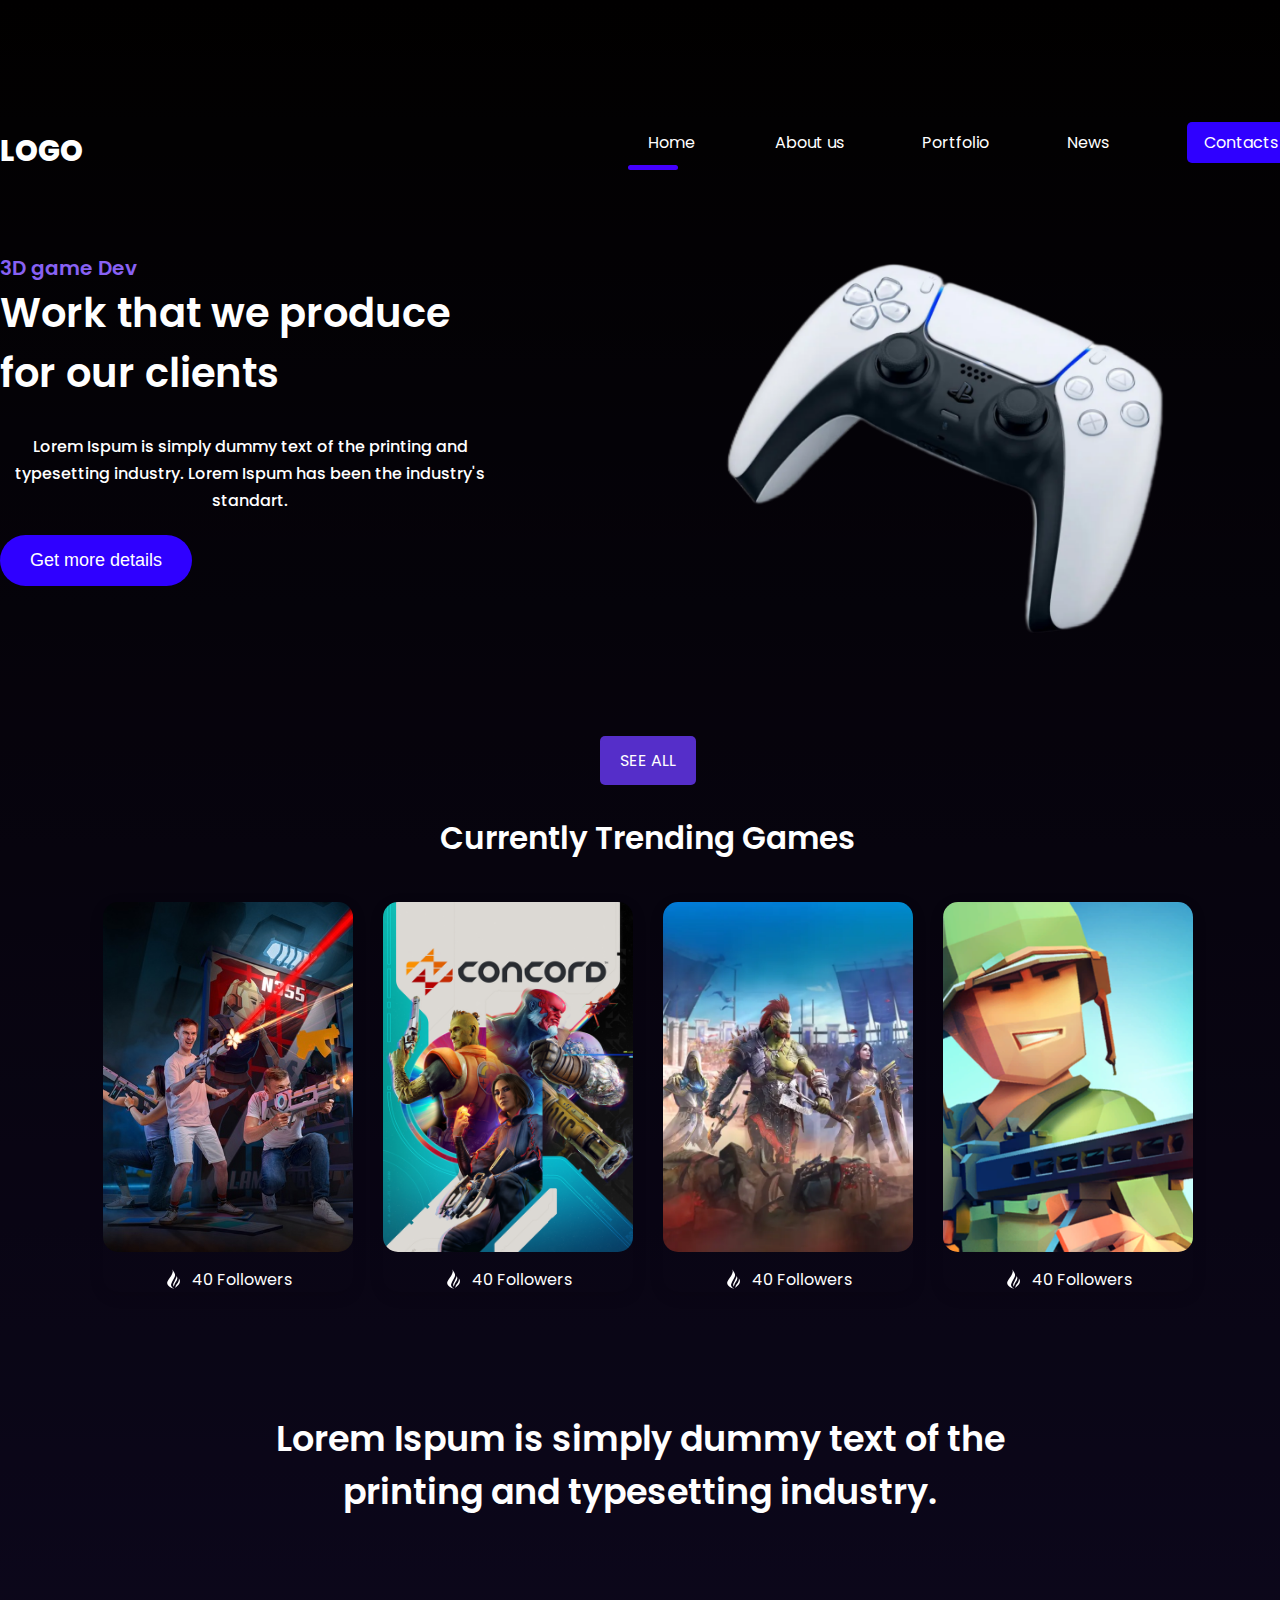
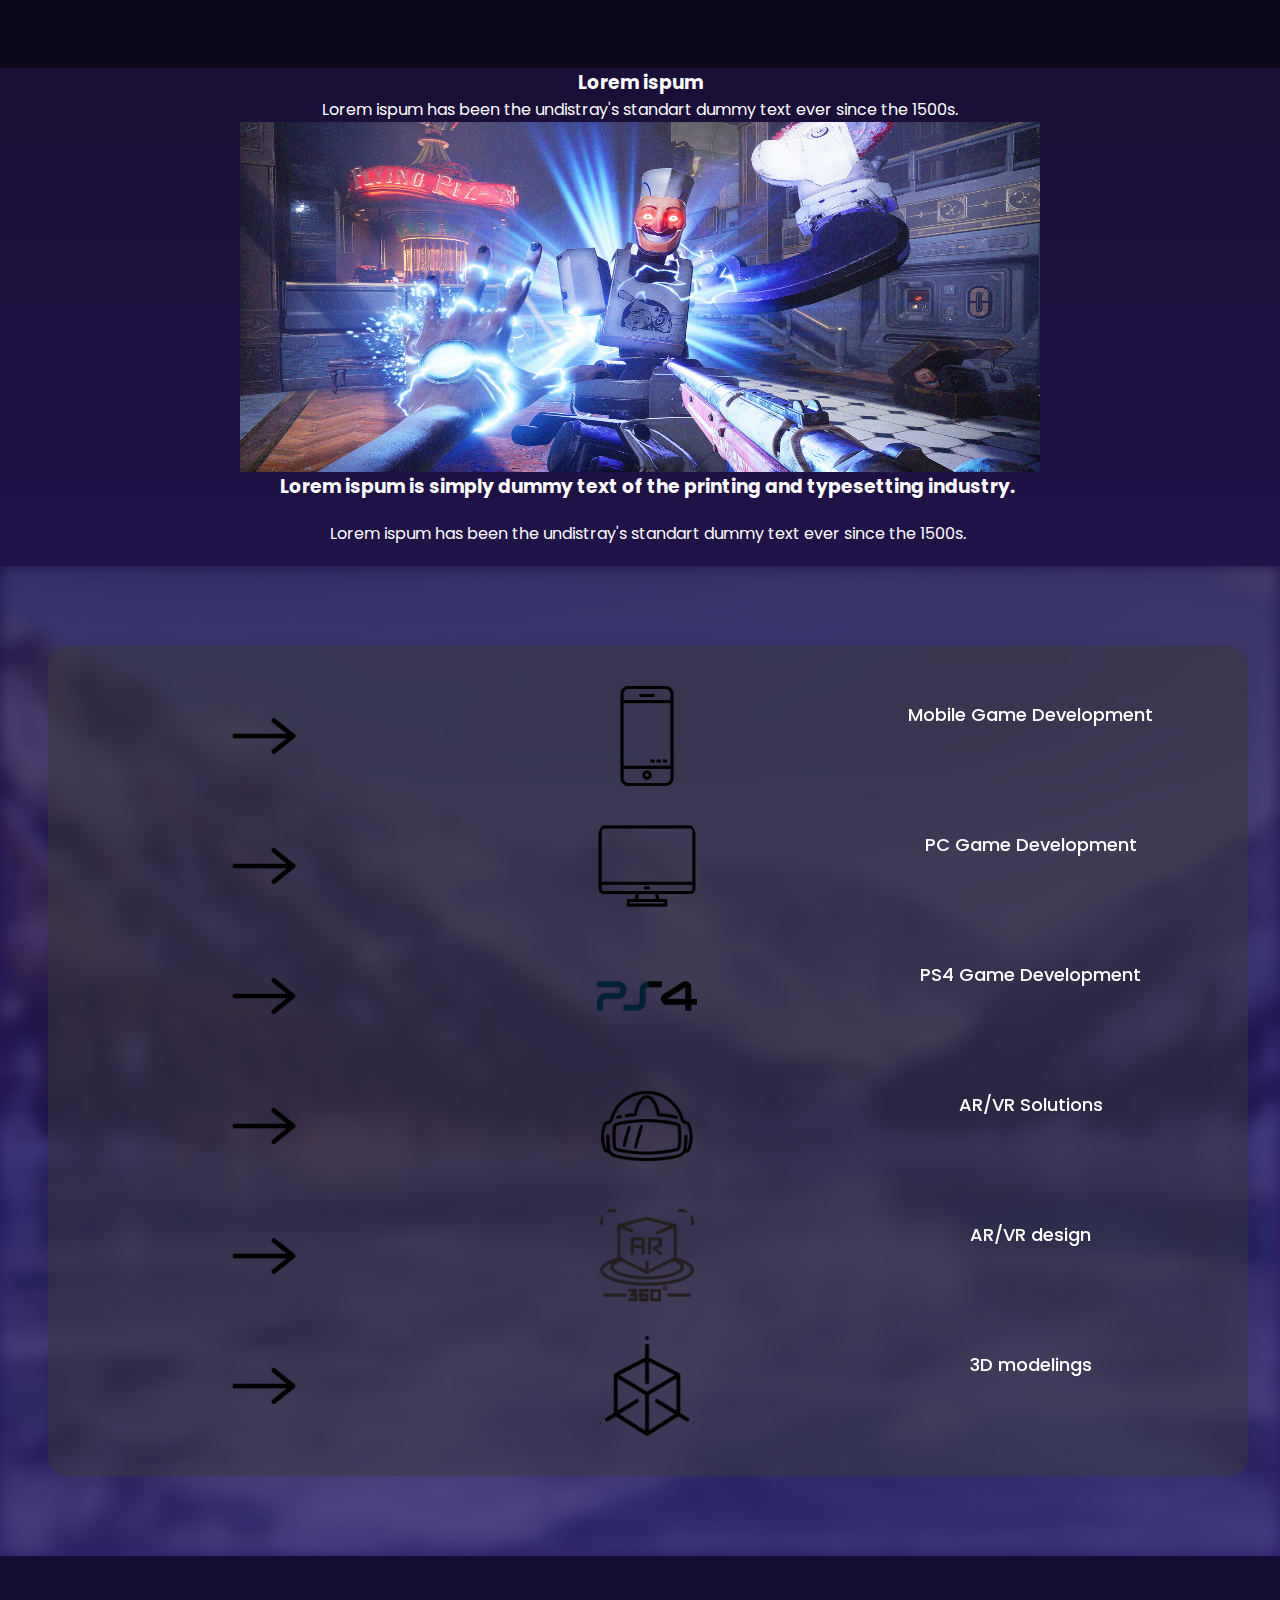
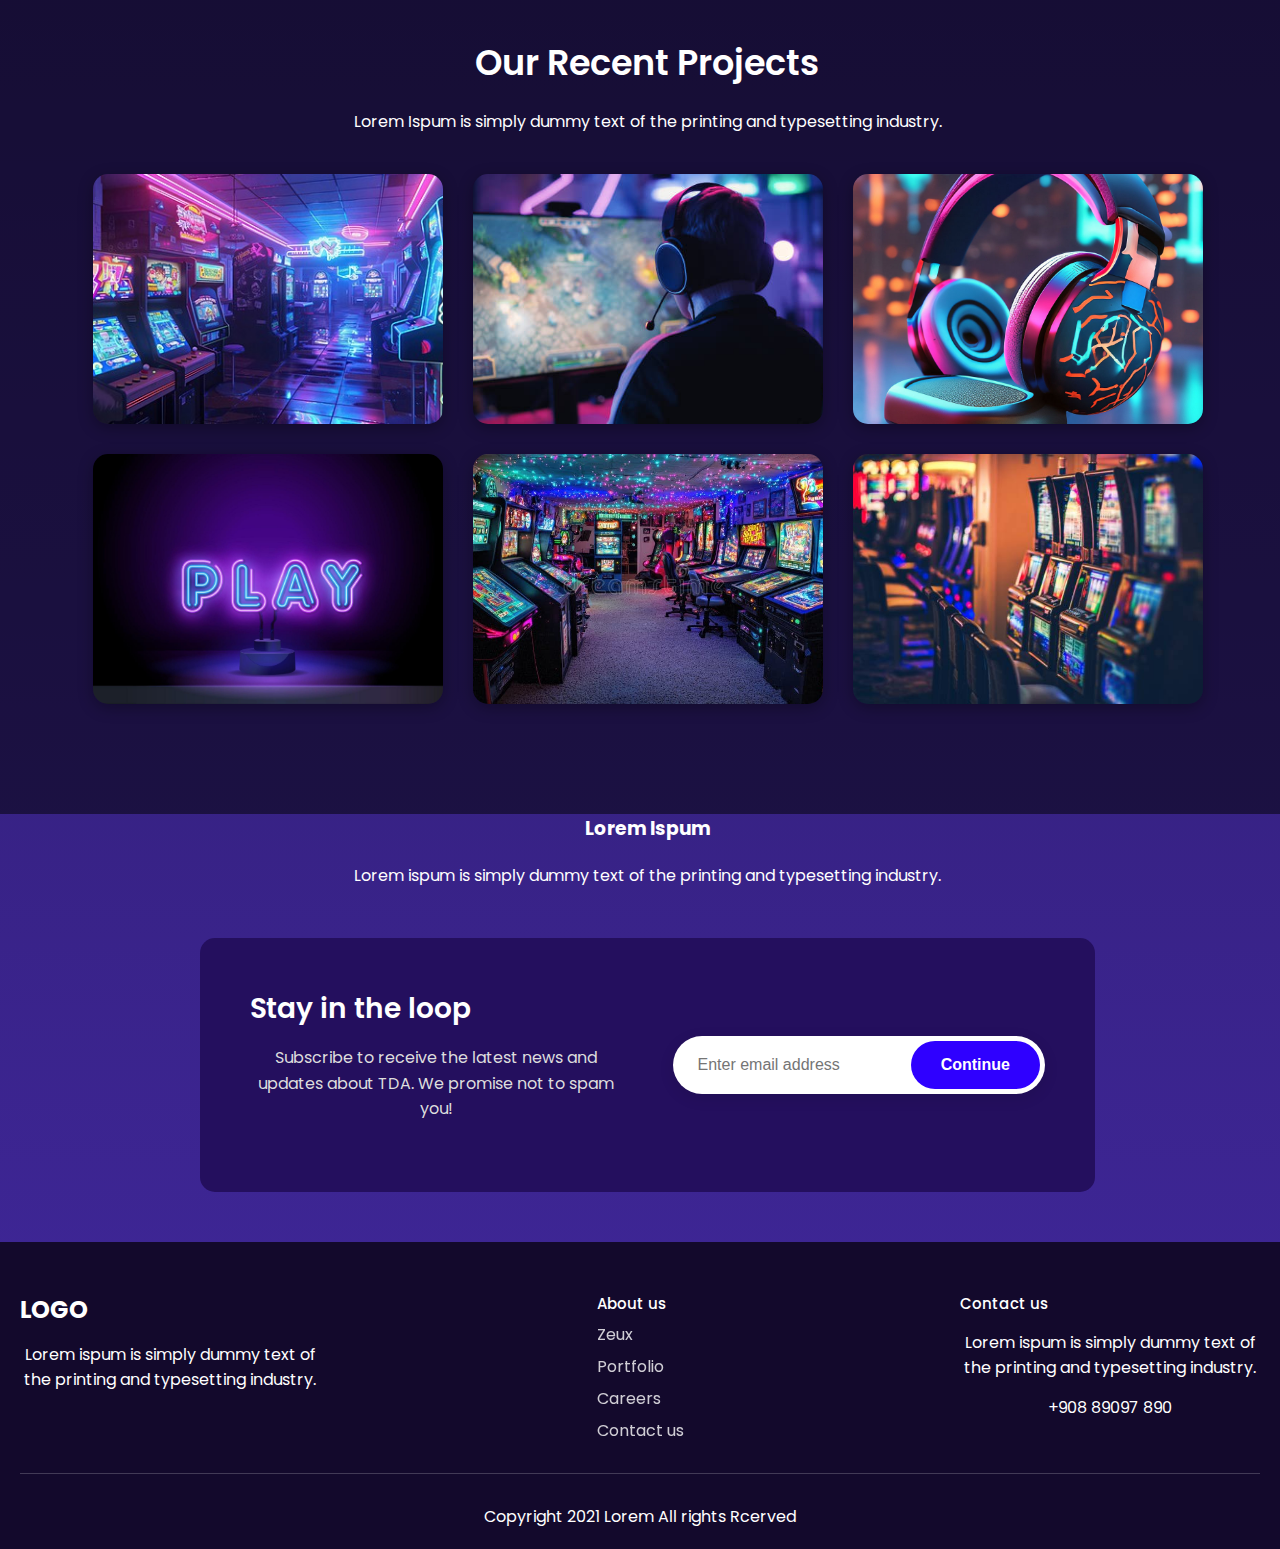
<file: index.html>
<!DOCTYPE html>
<html lang="en">
<head>
    <meta charset="UTF-8">
    <meta name="viewport" content="width=device-width, initial-scale=1.0">
    <title>saitshurika</title>
    <link rel="stylesheet" href="css/shurik.css">
    <link rel="preconnect" href="https://fonts.googleapis.com">
<link rel="preconnect" href="https://fonts.gstatic.com" crossorigin>
<link href="https://fonts.googleapis.com/css2?family=Poppins:ital,wght@0,100;0,200;0,300;0,400;0,500;0,600;0,700;0,800;0,900;1,100;1,200;1,300;1,400;1,500;1,600;1,700;1,800;1,900&display=swap" rel="stylesheet">
</head>
<body>
    <div class="wrapper">
    <header class="container">
        <a class="logo" href="index.html">Logo</a>
        <nav>
            <ul>
                <li class="active"><a href="/">Home</a></li>
                <li><a href="about.html">About us</a></li>
                <li><a href="#">Portfolio</a></li>
                <li><a href="#">News</a></li>
                <li class="btn"><a href="contacts.html">Contacts</a></li>
            </ul>
        </nav>
    </header>

    <div class="hero container">
        <div class="hero--info">
            <h2>3D game Dev</h2>
            <h1>Work that we produce for our clients</h1>
            <p>Lorem Ispum is simply dummy text of the printing and typesetting industry. Lorem Ispum has been the industry's standart.</p>
            <button class="btn">Get more details</button>
        </div>
        <img src="img/i.png" style="width: 700px;">
   </div>

     <div class="div container trending">
        <a href="#" class="see-all">SEE ALL</a>
        <h3>Currently Trending Games</h3>

        <div class="games">
            <div class="block">
                <img src="img/9btr-vona5I.jpg" alt="">
                <span><img src="img/fire.svg" alt="">40 Followers</span>
            </div>
            <div class="block">
                <img src="img/game..png" alt="">
                <span><img src="img/fire.svg" alt="">40 Followers</span>
            </div>
            <div class="block">
                <img src="img/game.3.webp" alt="">
                <span><img src="img/fire.svg" alt="">40 Followers</span>
            </div>
            <div class="block">
                <img src="img/game.4.png" alt="">
                <span><img src="img/fire.svg" alt="">40 Followers</span>
            </div>
        </div>
     </div>
     <div class="container big-text">
     <p>Lorem Ispum is simply dummy text of the printing and typesetting industry.</p>
    </div>
    </div>

    <div class="container-banner">
    <h3>Lorem ispum</h3>
    <p>Lorem ispum has been the undistray's standart dummy text ever since the 1500s.</p>
    <img src="img/gameplay.jpeg">
</div>


    <div class="container">
        <h3>Lorem ispum is simply dummy text of the printing and typesetting industry.</h3>
        <p>Lorem ispum has been the undistray's standart dummy text ever since the 1500s.</p>
    </div>

        <div class="features">
    <div class="container">
        <div class="features-content">
            <div class="block">
                <img src="img/ctrelka.png" alt="">
                <img src="img/phone.png" alt="">
                <p>Mobile Game Development</p>
                <img src="img/ctrelka.png">
                <img src="img/PC.png" alt="">
                <p>PC Game Development</p>
                <img src="img/ctrelka.png" alt="">
                <img src="img/ps4png.png" alt="">
                <p>PS4 Game Development</p>
                <img src="img/ctrelka.png" alt="">
                <img src="img/viar.png" alt="">
                <p>AR/VR Solutions</p>
                <img src="img/ctrelka.png" alt="">
                <img src="img/AR VIAR desing.png" alt="">
                <p>AR/VR design</p>
                <img src="img/ctrelka.png" alt="">
                <img src="img/3D.png" alt="">
                <p>3D modelings</p>
            </div>
        </div>
    </div>
</div>
            <div class="div wrapper">
                <div class=" container projects">
                    <h3>Our Recent Projects</h3>
                    <p>Lorem Ispum is simply dummy text of the printing and typesetting industry.</p>
                    <div class="images">
                        <img src="img/gameclub.jpeg" alt="">
                        <img src="img/gamer.jpeg" alt="">
                        <img src="img/nayshniki.jpeg" alt="">
                    </div>
                    <div class="images">
                        <img src="img/play.projector.jpeg" alt="">
                        <img src="img/playroom.jpeg" alt="">
                        <img src="img/avtomat.jpg" alt="">
                    </div>
                
                </div>
            </div>

            <div class="container email">
                <h3>Lorem Ispum</h3>
                <p>Lorem ispum is simply dummy text of the printing and typesetting industry.</p>
                <div class="email-container">
                   <div class="email-content">
                      <h4>Stay in the loop</h4>
                      <p>Subscribe to receive the latest news and updates about TDA.
                       We promise not to spam you!</p>
                   </div>
                   <div class="email-input">
                      <input type="email" id="emailField" placeholder="Enter email address" maxlength="20">
                      <button onclick="checkEmail()" class="orange-btn">Continue</button>
                   </div>
                </div>
            </div>
            

             <footer>
                <div class="blocks container">
                    <div>
                        <span class="logo">LOGO</span>
                        <p>Lorem ispum is simply dummy text of the printing and typesetting industry.</p>
                    </div>
                <div>
                    <h4>About us</h4>
                    <ul>
                        <li>Zeux
                        <li>Portfolio</li>
                        <li>Careers</li>
                        <li>Contact us</li>
                    </ul>
                  </div>
                  <div>
                    <h4>Contact us</h4>
                    <p>Lorem ispum is simply dummy text of the printing and typesetting industry.</p>
                    <p>+908 89097 890</p>
                  </div>
                </div>
                <hr>
                <p>Copyright 2021 Lorem All rights Rcerved</p>
            </footer>
            <script src="script.js"></script>
</body>
</html>
</file>
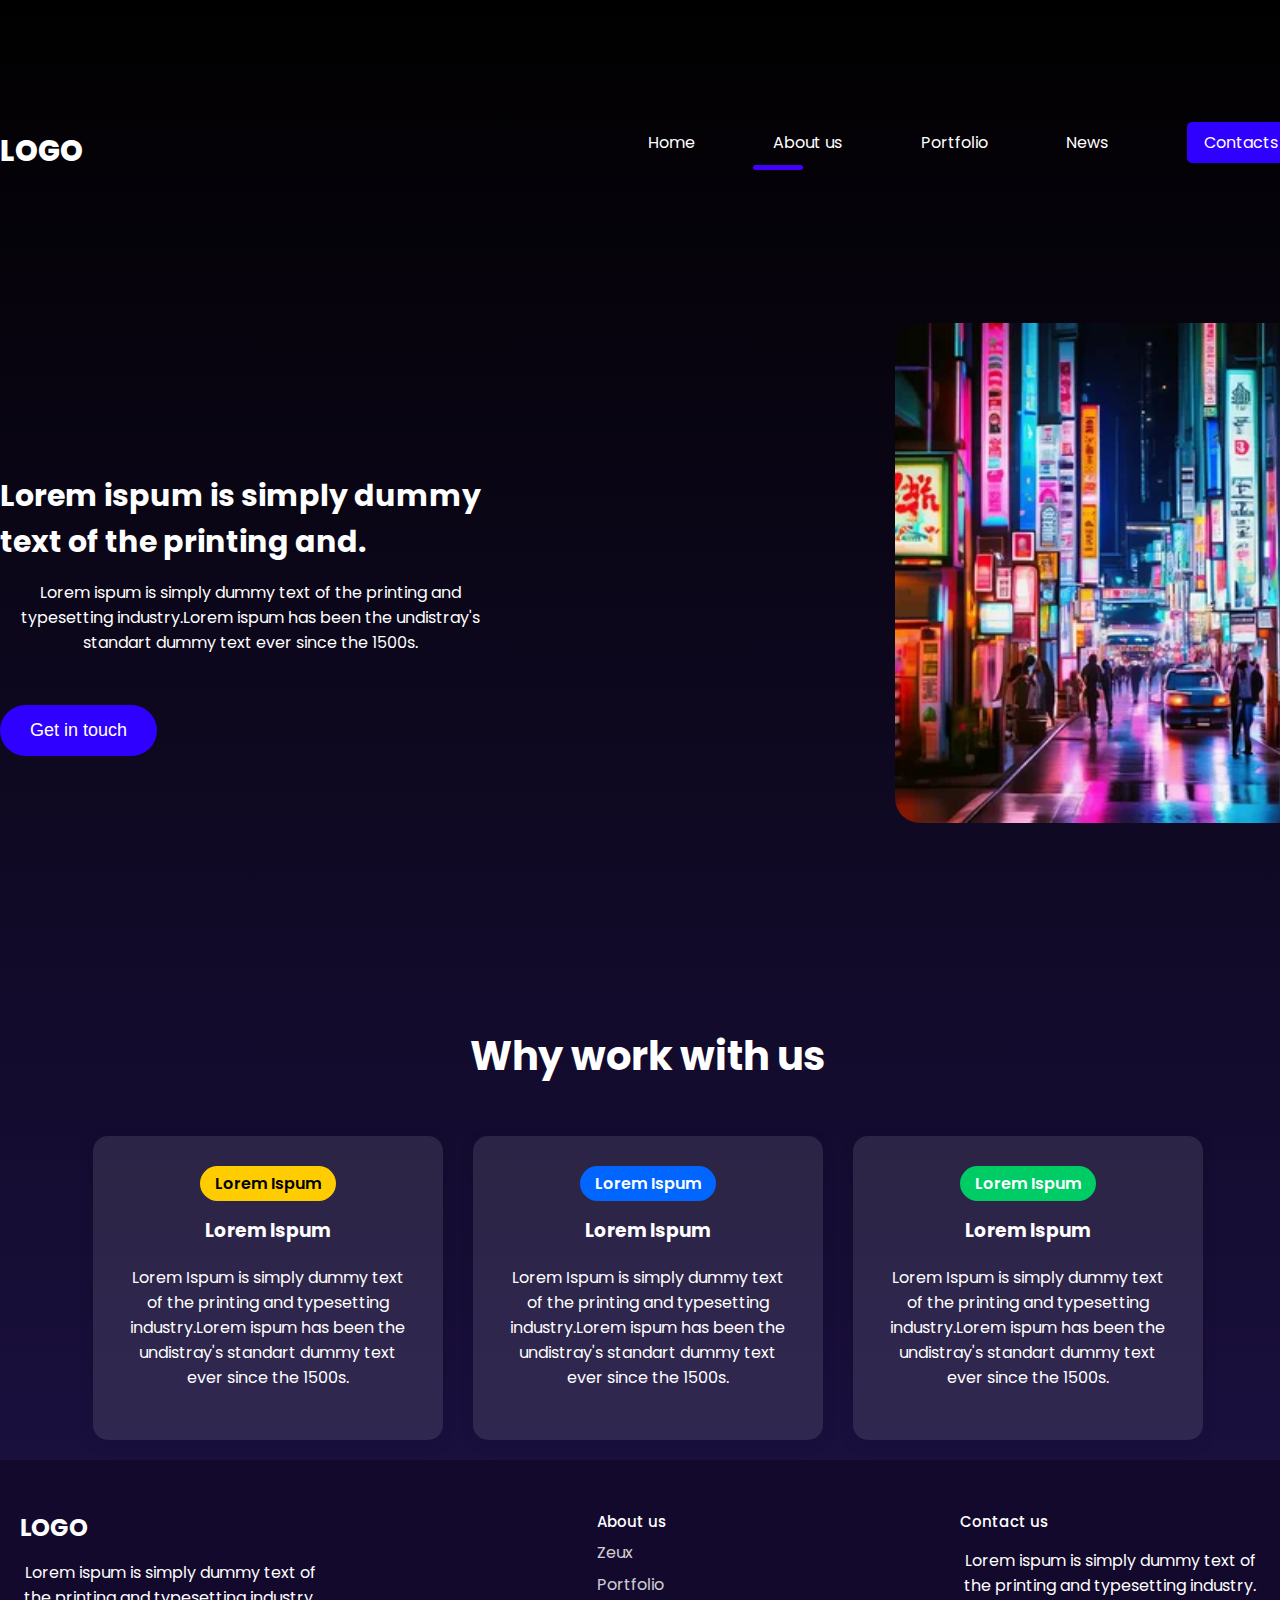
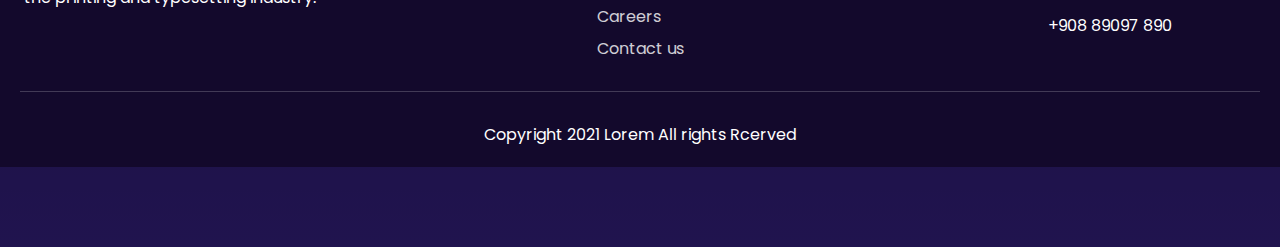
<file: about.html>
<!DOCTYPE html>
<html lang="en">
<head>
    <meta charset="UTF-8">
    <meta name="viewport" content="width=device-width, initial-scale=1.0">
    <title>saitshurika</title>
    <link rel="stylesheet" href="css/shurik.css">
    <link rel="preconnect" href="https://fonts.googleapis.com">
<link rel="preconnect" href="https://fonts.gstatic.com" crossorigin>
<link href="https://fonts.googleapis.com/css2?family=Poppins:ital,wght@0,100;0,200;0,300;0,400;0,500;0,600;0,700;0,800;0,900;1,100;1,200;1,300;1,400;1,500;1,600;1,700;1,800;1,900&display=swap" rel="stylesheet">
</head>
<body>
    <div class="wrapper">
    <header class="container">
        <a class="logo" href="index.html">Logo</a>
        <nav>
            <ul>
                <li><a href="index.html">Home</a></li>
                <li class="active"><a href="about.html">About us</a></li>
                <li><a href="#">Portfolio</a></li>
                <li><a href="#">News</a></li>
                <li class="btn"><a href="contacts.html">Contacts</a></li>
            </ul>
        </nav>
    </header>

     <div class="hero-about container">
        <div class="info">
           <h1>Lorem ispum is simply dummy text of the printing and.</h1> 
           <p>Lorem ispum is simply dummy text of the printing and typesetting industry.Lorem ispum has been the undistray's standart dummy text ever since the 1500s.</p>
           <button class="btn">Get in touch</button>
            <img src="img/ToKiO.jpeg.jpeg" alt="" >
        </div>
     </div>

    <div class="container work">
    <h2>Why work with us</h2>
    <div class="blocks-container">
        <div class="block-row">
            <div class="block">
                <span class="badge yellow">Lorem Ispum</span>
                <h3>Lorem Ispum</h3>
                <p>Lorem Ispum is simply dummy text of the printing and typesetting industry.Lorem ispum has been the undistray's standart dummy text ever since the 1500s.</p>
            </div>
            <div class="block">
                <span class="badge blue">Lorem Ispum</span>
                <h3>Lorem Ispum</h3>
                <p>Lorem Ispum is simply dummy text of the printing and typesetting industry.Lorem ispum has been the undistray's standart dummy text ever since the 1500s.</p>
            </div>
            <div class="block">
                <span class="badge green">Lorem Ispum</span>
                <h3>Lorem Ispum</h3>
                <p>Lorem Ispum is simply dummy text of the printing and typesetting industry.Lorem ispum has been the undistray's standart dummy text ever since the 1500s.</p>
            </div>
        </div>
    </div>
</div>
    



             <footer>
                <div class="blocks container">
                    <div>
                        <span class="logo">LOGO</span>
                        <p>Lorem ispum is simply dummy text of the printing and typesetting industry.</p>
                    </div>
                <div>
                    <h4>About us</h4>
                    <ul>
                        <li>Zeux
                        <li>Portfolio</li>
                        <li>Careers</li>
                        <li>Contact us</li>
                    </ul>
                  </div>
                  <div>
                    <h4>Contact us</h4>
                    <p>Lorem ispum is simply dummy text of the printing and typesetting industry.</p>
                    <p>+908 89097 890</p>
                  </div>
                </div>
                <hr>
                <p>Copyright 2021 Lorem All rights Rcerved</p>
            </footer>
            <script src="script.js"></script>
</body>
</html>
</file>
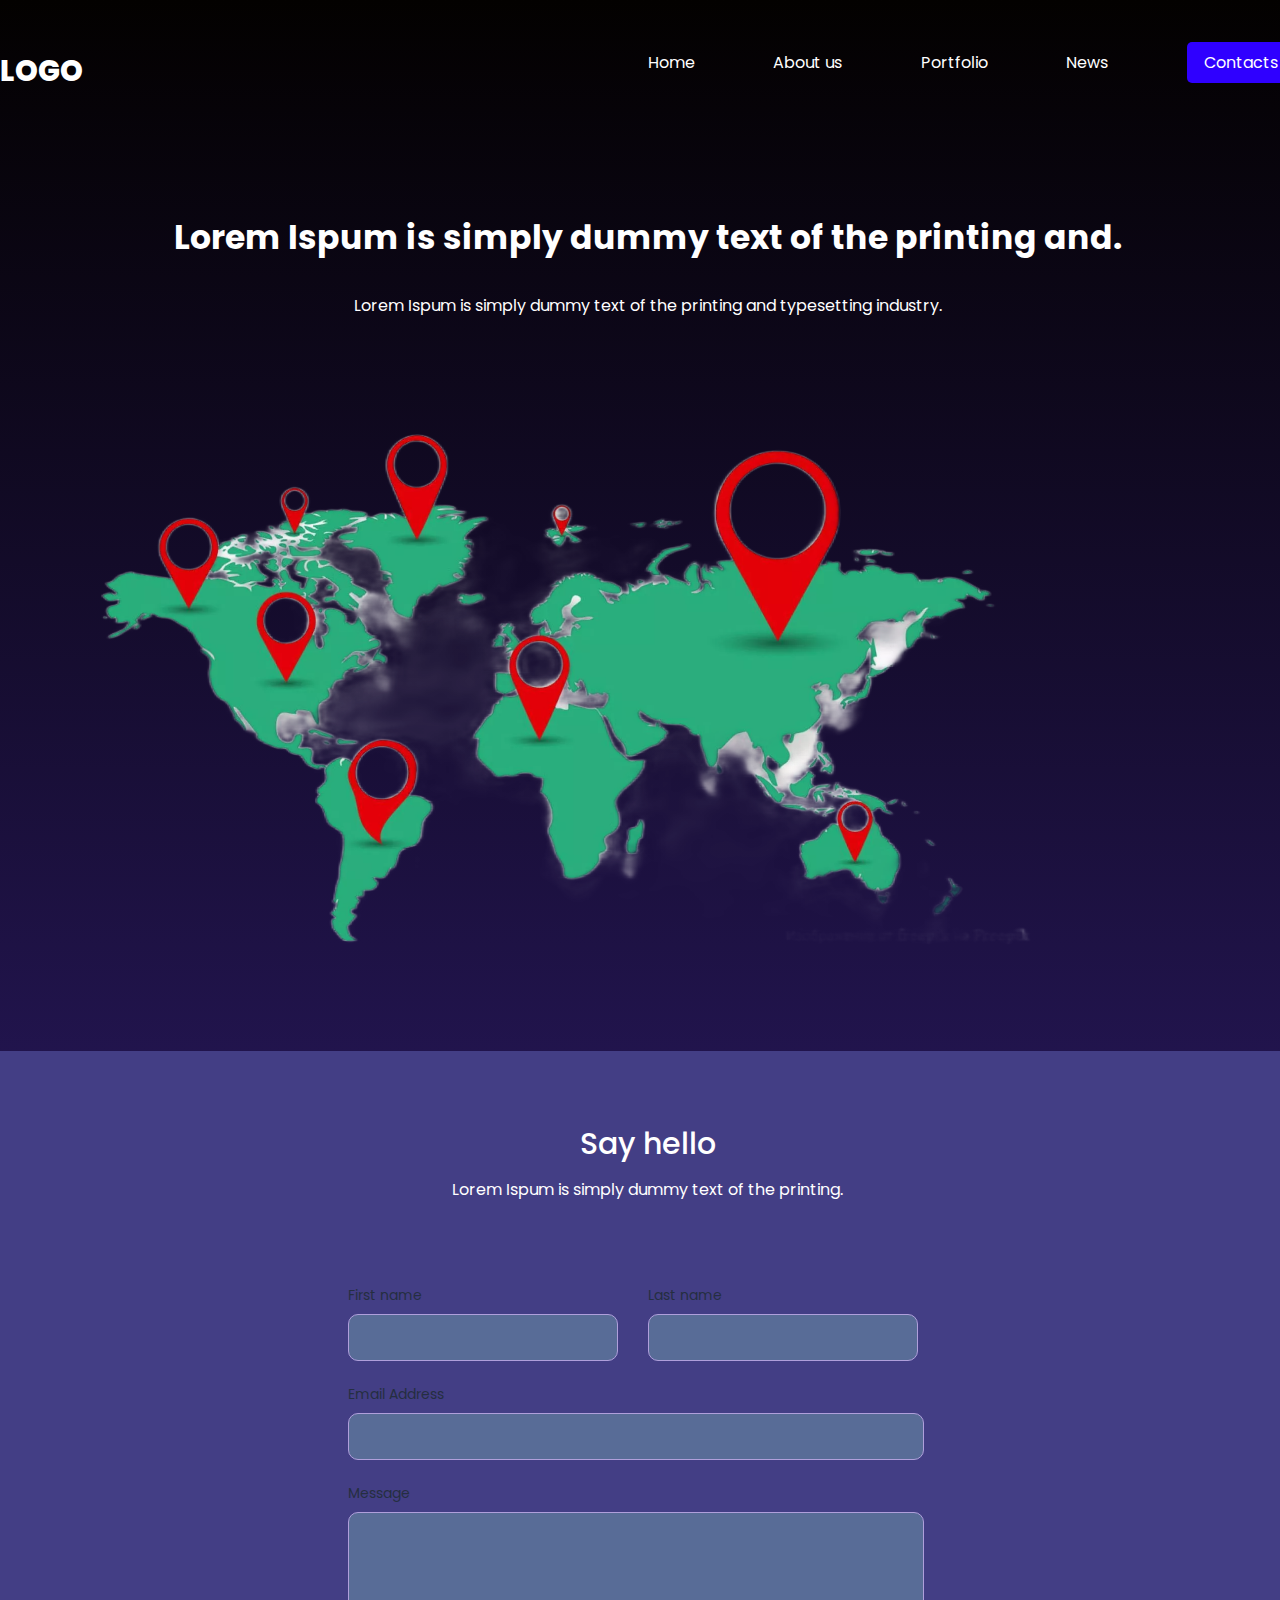
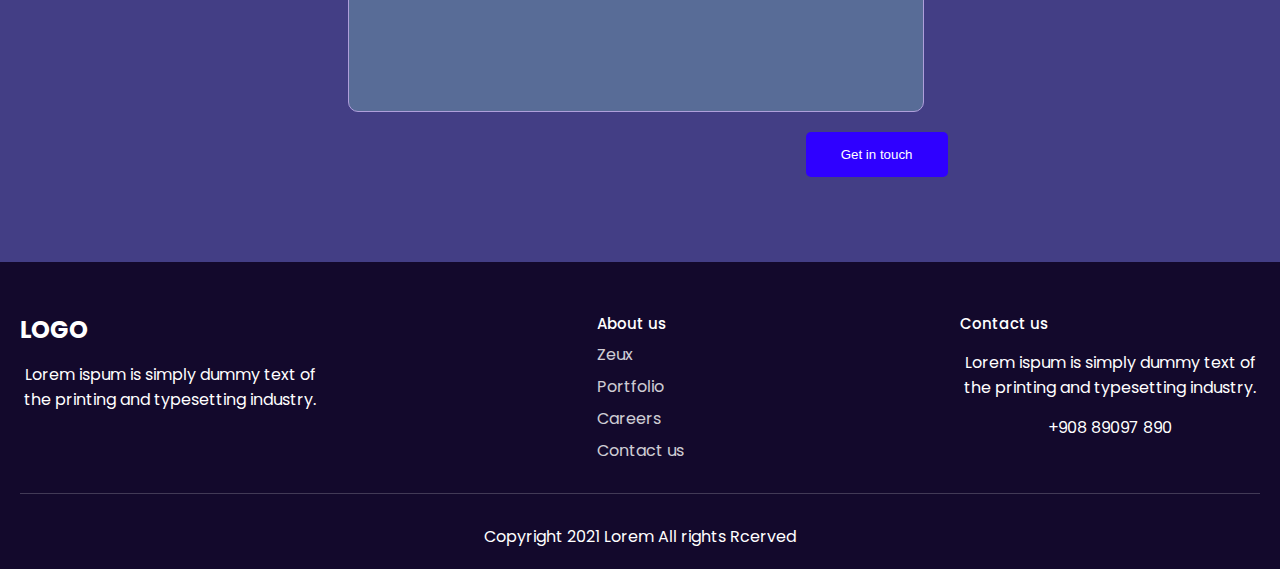
<file: contacts.html>
<!DOCTYPE html>
<html lang="en">
<head>
    <meta charset="UTF-8">
    <meta name="viewport" content="width=device-width, initial-scale=1.0">
    <title>saitshurika</title>
    <link rel="stylesheet" href="css/shurik.css">
    <link rel="preconnect" href="https://fonts.googleapis.com">
<link rel="preconnect" href="https://fonts.gstatic.com" crossorigin>
<link href="https://fonts.googleapis.com/css2?family=Poppins:ital,wght@0,100;0,200;0,300;0,400;0,500;0,600;0,700;0,800;0,900;1,100;1,200;1,300;1,400;1,500;1,600;1,700;1,800;1,900&display=swap" rel="stylesheet">
</head>
<body>
    <header class="container">
        <a class="logo" href="index.html">Logo</a>
        <nav>
            <ul>
                <li><a href="index.html">Home</a></li>
                <li><a href="about.html">About us</a></li>
                <li><a href="#">Portfolio</a></li>
                <li><a href="#">News</a></li>
                <li class="btn"><a href="contacts.html">Contacts</a></li>
            </ul>
        </nav>
    </header>

       <div class="container hero-contacts">
        <h1>Lorem Ispum is simply dummy text of the printing and.</h1>
        <p>Lorem Ispum is simply dummy text of the printing and typesetting industry.</p>
        <img src="./img/kartamira.png" alt="">
       </div>

       <div class="feedback">
           <div class="container">
              <h2>Say hello</h2>
              <p>Lorem Ispum is simply dummy text of the printing.</p>

              <form>
                <div class="inline">
                    <div>
                        <label>First name</label>
                        <input type="text">
                    </div>
                     <div>
                        <label>Last name</label>
                        <input type="text">
                    </div>
                </div>
                <label>Email Address</label>
                <input type="email" class="one-line">

                <label>Message</label>
                <textarea class="one-line"></textarea>

                <button type="button">Get in touch</button>
              </form>
           </div>
       </div>

             <footer>
                <div class="blocks container">
                    <div>
                        <span class="logo">LOGO</span>
                        <p>Lorem ispum is simply dummy text of the printing and typesetting industry.</p>
                    </div>
                <div>
                    <h4>About us</h4>
                    <ul>
                        <li>Zeux
                        <li>Portfolio</li>
                        <li>Careers</li>
                        <li>Contact us</li>
                    </ul>
                  </div>
                  <div>
                    <h4>Contact us</h4>
                    <p>Lorem ispum is simply dummy text of the printing and typesetting industry.</p>
                    <p>+908 89097 890</p>
                  </div>
                </div>
                <hr>
                <p>Copyright 2021 Lorem All rights Rcerved</p>
            </footer>
            <script src="script.js"></script>
</body>
</html>
</file>
<file: css/shurik.css>
*{  
    margin: 0;
    padding: 0;
    box-sizing: border-box;
}

body{
    font-family: 'Poppins', sans-serif;
    font-weight: 400;
    color: #fff;
    background-image: linear-gradient(rgb(3, 1, 0), rgb(65, 40, 158));
    width: 100%;
    background-repeat: no-repeat;
    font-size: 16px;
}

header nav ul li.active::after {
    content: '';
    display: block;
    width: 50px;
    height: 5px;
    background: #4400ff;
    border-radius: 10px;
    position: relative;
    top: 10px;
    left: -20px;
}

a{
    text-decoration: none;
}

img{
    max-width: 100%;
    width: 600px;
}

.container {
    width: 1295px;
    margin: 0 auto;
}

header{
    padding: 50px 0;
}

header .logo,
footer .blocks logo{
    text-transform: uppercase;
    font-size: 29px;
    font-weight: 800;
}

header nav{
    float: right;
    width: 50%;
}

header nav ul {
    list-style: none;
    display:flex;
    justify-content: space-between;
    z-index: 2;
    position: relative;
}

header nav ul li {
    display: inline-block;
}

header nav ul li a {color:#fff}

header nav ul li:not(.active):not(.btn) a:hover{
    border-bottom: 5px solid #4400ff;
}

header nav ul li.btn a,.email .block button {
    background: #2f00ff;
    padding: 9px 17px;
    border-radius: 5px;
    transition: all 500ms ease;
}

header nav ul li.btn a:hover{
    background: #1c0263;
}

.hero{
    padding-bottom: 100px;
    position: relative;
    z-index: 1;
}

.hero--info{
    width: 500px;
    padding-top: 30px;
}

.hero--info h2{
    color: #8861f3;
    font-size: 20px;
    font-weight: 600;
}

.hero--info h1 {
    font-size: 40px;
    font-weight: 600;
}

.info img {
    margin-top: 100px;
}

.hero--info p {
    font-weight: 500;
    line-height: 170%;
    margin: 30px 0;
}

.hero--info .btn, .hero-about .info .btn {
    background: #2f00ff;
    color: #fff;
    border-radius: 50px;
    padding: 15px 30px;
    border: 0;
    transition: all 500ms ease;
    font-size: 18px;
}

.hero--info .btn:hover,
.hero-about .info .btn:hover {
    cursor: pointer;
    transform: scale(1.1);
}

.hero img {
    position: absolute;
    top: -8px;
    right: 0;
}

.block span img {
    width: 45px;
    color: white;
    fill:#ff0000;
}

.block img {
    width: 200px;
    border: none;
    border-radius: 25px;
}

.trending {
    padding: 50px 0;
    text-align: center;
}

.trending h3 {
    font-weight: 600;
    font-size: 31px;
    margin-bottom: 30px;
    position: relative;
    display: inline-block;
}

.trending .see-all {
    color: #fff;
    background: #552ec9;
    border-radius: 5px;
    padding: 12px 20px;
    display: inline-block;
    transition: all 500ms ease;
    margin-bottom: 30px;
    text-decoration: none;
}

.trending .see-all:hover {
    transform: scale(1.1);
}

.trending .games {
    display: flex;
    justify-content: center;
    gap: 30px;
    width: 100%;
    padding: 20px 0;
    flex-wrap: wrap;
}

.trending .block {
    background: transparent;
    border: none;
    padding: 0;
    position: relative;
    width: 250px;
}

.trending .block img {
    width: 100%;
    height: 350px;
    object-fit: cover;
    border-radius: 15px;
    display: block;
}

.trending .block span {
    display: flex;
    align-items: center;
    justify-content: center;
    margin-top: 15px;
    font-size: 16px;
    color: #fff;
    width: 100%;
    text-align: center;
    padding: 0 10px;
}

.trending .block span img {
    width: 20px;
    height: 20px;
    margin-right: 8px;
}

.big-text {
    padding: 50px 0;
    font-size: 35px;
    font-weight: 600;
    text-align: center;
    width: 800px;
}

.container-banner {
    width: 100%;
    display: flex;
    flex-direction: column;
    align-items: center;
}

.container-banner img {
    width: 800px;
    height: 350px;
}

.banner {
    padding: 80px 0;
}

.banner h3 {
    font-size: 30px;
    font-weight: 600;
    margin-bottom: 30px;
}

.banner p {
    line-height: 170%;
    margin-bottom: 30px;
    width: 550px;
}

.features {
    position: relative;
    width: 100%;
    padding: 80px 0;
    overflow: hidden;
}

.features::before {
    content: '';
    position: absolute;
    top: 0;
    left: 0;
    right: 0;
    bottom: 0;
    z-index: -1;
    opacity: 0.2;
    background: url('/img/gora.png') no-repeat center center;
    background-size: cover;
    filter: blur(8px);
}

.features .container {
    position: relative;
    z-index: 1;
}

.features-content {
    display: flex;
    justify-content: center;
    width: 100%;
}

.features .block {
    display: grid;
    grid-template-columns: repeat(3, 1fr);
    gap: 30px;
    width: 100%;
    max-width: 1200px;
    background: rgba(53, 53, 53, 0.5);
    padding: 40px;
    border-radius: 20px;
    backdrop-filter: blur(5px);
}

.features .block img {
    width: 100px;
    height: 100px;
    object-fit: contain;
    margin: 0 auto;
    display: block;
}

.features .block p {
    text-align: center;
    margin-top: 15px;
    font-size: 18px;
    font-weight: 500;
}

.container p,
.container h3 {
    margin-bottom: 20px;
    text-align: center;
    max-width: 800px;
    margin-left: auto;
    margin-right: auto;
    display: flex;
    justify-content: center;
    width: 100%;
}

/* Стили для секции Projects */
.wrapper {
    background: rgba(0, 0, 0, 0.5);
    padding: 80px 0;
}

.projects {
    text-align: center;
}

.projects h3 {
    font-size: 35px;
    font-weight: 600;
    margin-bottom: 20px;
}

.projects p {
    max-width: 600px;
    margin: 0 auto 40px;
    line-height: 1.6;
}

.images {
    display: flex;
    justify-content: center;
    gap: 30px;
    margin-bottom: 30px;
}

.images img {
    width: 350px;
    height: 250px;
    object-fit: cover;
    border-radius: 15px;
    box-shadow: 0 4px 15px rgba(0, 0, 0, 0.3);
    transition: transform 0.3s ease;
}

.images img:hover {
    transform: scale(1.03);
}

.email-container {
    display: flex;
    justify-content: space-between;
    align-items: center;
    background: #240f5e;
    border-radius: 15px;
    padding: 50px;
    margin: 50px auto;
    width: calc(100% - 400px);
    max-width: 1200px;
}

.email-content {
    flex: 1;
    padding-right: 50px;
}

.email-content h4 {
    font-size: 28px;
    font-weight: 600;
    margin-bottom: 15px;
}

.email-content p {
    font-size: 16px;
    line-height: 1.6;
    color: #ddd;
}

.email-input {
    position: relative;
    flex: 1;
}

.email-input input {
    width: 100%;
    padding: 20px 25px;
    border-radius: 50px;
    border: none;
    font-size: 16px;
    background: #fff;
    box-shadow: 0 4px 15px rgba(0, 0, 0, 0.1);
}

.orange-btn {
    position: absolute;
    right: 5px;
    top: 5px;
    bottom: 5px;
    background: #2f00ff;
    color: white;
    border: none;
    border-radius: 50px;
    padding: 0 30px;
    font-size: 16px;
    font-weight: 600;
    cursor: pointer;
    transition: all 0.3s ease;
}

.orange-btn:hover {
    background: #1c0263;
    transform: translateY(-2px);
}

footer .blocks {
    display: flex;
    justify-content: space-between;
}

footer .blocks p {
    width: 300px;
    margin: 15px 0;
}

footer .blocks h4 {
    font-weight: 500;
    font-size: 15px;
}

.logo {
    display: inline-block;
    font-size: 24px;
    font-weight: 700;
    color: #fff;
    text-decoration: none;
    margin-right: 20px;
}

footer .logo {
    color: #fff;
    margin-bottom: 15px;
    display: block;
}

footer {
    background: #13092c;
    color: #fff;
    width: 100%;
    padding: 50px 0 20px;
    margin: 0;
}

footer .container {
    width: 100%;
    max-width: 1295px;
    margin: 0 auto;
    padding: 0 20px;
}

footer hr {
    margin: 30px auto;
    width: calc(100% - 40px);
    max-width: 1295px;
    border: 0;
    height: 1px;
    background: rgba(255, 255, 255, 0.2);
}

footer > p {
    text-align: center;
    width: 100%;
}

footer .blocks ul {
    list-style: none;
}

footer .blocks ul li {
    margin-top: 7px;
    opacity: 0.8;
}

.hero-about img {
    width: 500px; 
    height: auto;
    border-radius: 25px; 
    position: absolute;
    right: -100px;
    top: 0;
    float: left;
    margin-bottom: 15px;
}

.work {
    padding: 80px 0;
}

.work h2 {
    font-size: 25px;
    margin-bottom: 40px;
}

.work .blocks {
    display: flex;
    justify-content: space-between;
}

.work .blocks .block {
    width: 25%;
    border-radius: 10px;
    padding: 50px 35px;
    background: #1b1a2b;
}

.hero-about .info {
    width: 500px;
    padding: 250px 0;
}

.hero-about .info h1 {
    margin-bottom: 15px;
    font-size: 30px;
}

.hero-about .info .btn {
    margin-top: 30px;
}

.hero-about {
    position: relative;
}

.work {
    padding: 20px 0;
    text-align: center;
}

.work h2 {
    font-size: 40px;
    margin-bottom: 50px;
}

.blocks-container {
    display: flex;
    justify-content: center;
}

.block-row {
    display: flex;
    justify-content: center;
    gap: 30px;
    max-width: 1200px;
    width: 100%;
}

.block {
    background: rgba(255, 255, 255, 0.1);
    border-radius: 15px;
    padding: 30px;
    box-shadow: 0 4px 15px rgba(0, 0, 0, 0.1);
    width: calc(33.333% - 20px);
    max-width: 350px;
}

.badge {
    display: inline-block;
    padding: 5px 15px;
    border-radius: 20px;
    font-weight: 600;
    margin-bottom: 15px;
}

.yellow { background: #ffcc00; color: #000; }
.blue { background: #0066ff; color: #fff; }
.green { background: #00cc66; color: #fff; }

.hero-contacts h1 {
     text-align: center;
     margin-top: 70px;
     margin-bottom: 30px;
     font-size: 33px;
}

.hero-contacts p {
    text-align: center;
}

.hero-contacts img {
     width: 75%;
     margin: 80px;
}

.feedback {
    padding: 70px 0;
    background: #433e85;
}

.feedback h2 {
    text-align: center;
    font-weight: 500;
    font-size: 30px;
}

.feedback p {
    text-align: center;
    margin-top: 10px;
}

.feedback form {
    margin: 80px auto;
    width: 600px;
}

.feedback form .inline {
    display: flex;
    justify-content: space-between;
}

.feedback form .inline > div {
    width: 50%;
}

.feedback form label {
    color: #252e41;
    font-size: 14px;
}

.feedback form input,
.feedback form textarea {
    background: #586c97;
    border-radius: 10px;
    border: 0.6px solid #af9fdb;
    display: block;
    width: 90%;
    padding: 15px 10px;
    outline: none;
    color: #ffffff;
    margin-top: 7px;
    margin-bottom: 20px;
}

.feedback form .one-line {
    width: 96%;
}

.feedback form textarea {
    resize: none;
    height: 200px;
}

.feedback form button {
    background: #2f00ff;
    border-radius: 5px;
    border: 0;
    float: right;
    cursor: pointer;
    color: #fff;
    padding: 15px 35px;
    transition: all 500ms ease;
}

.feedback form button:hover {
    background: #1c0263;
    
}
</file>
